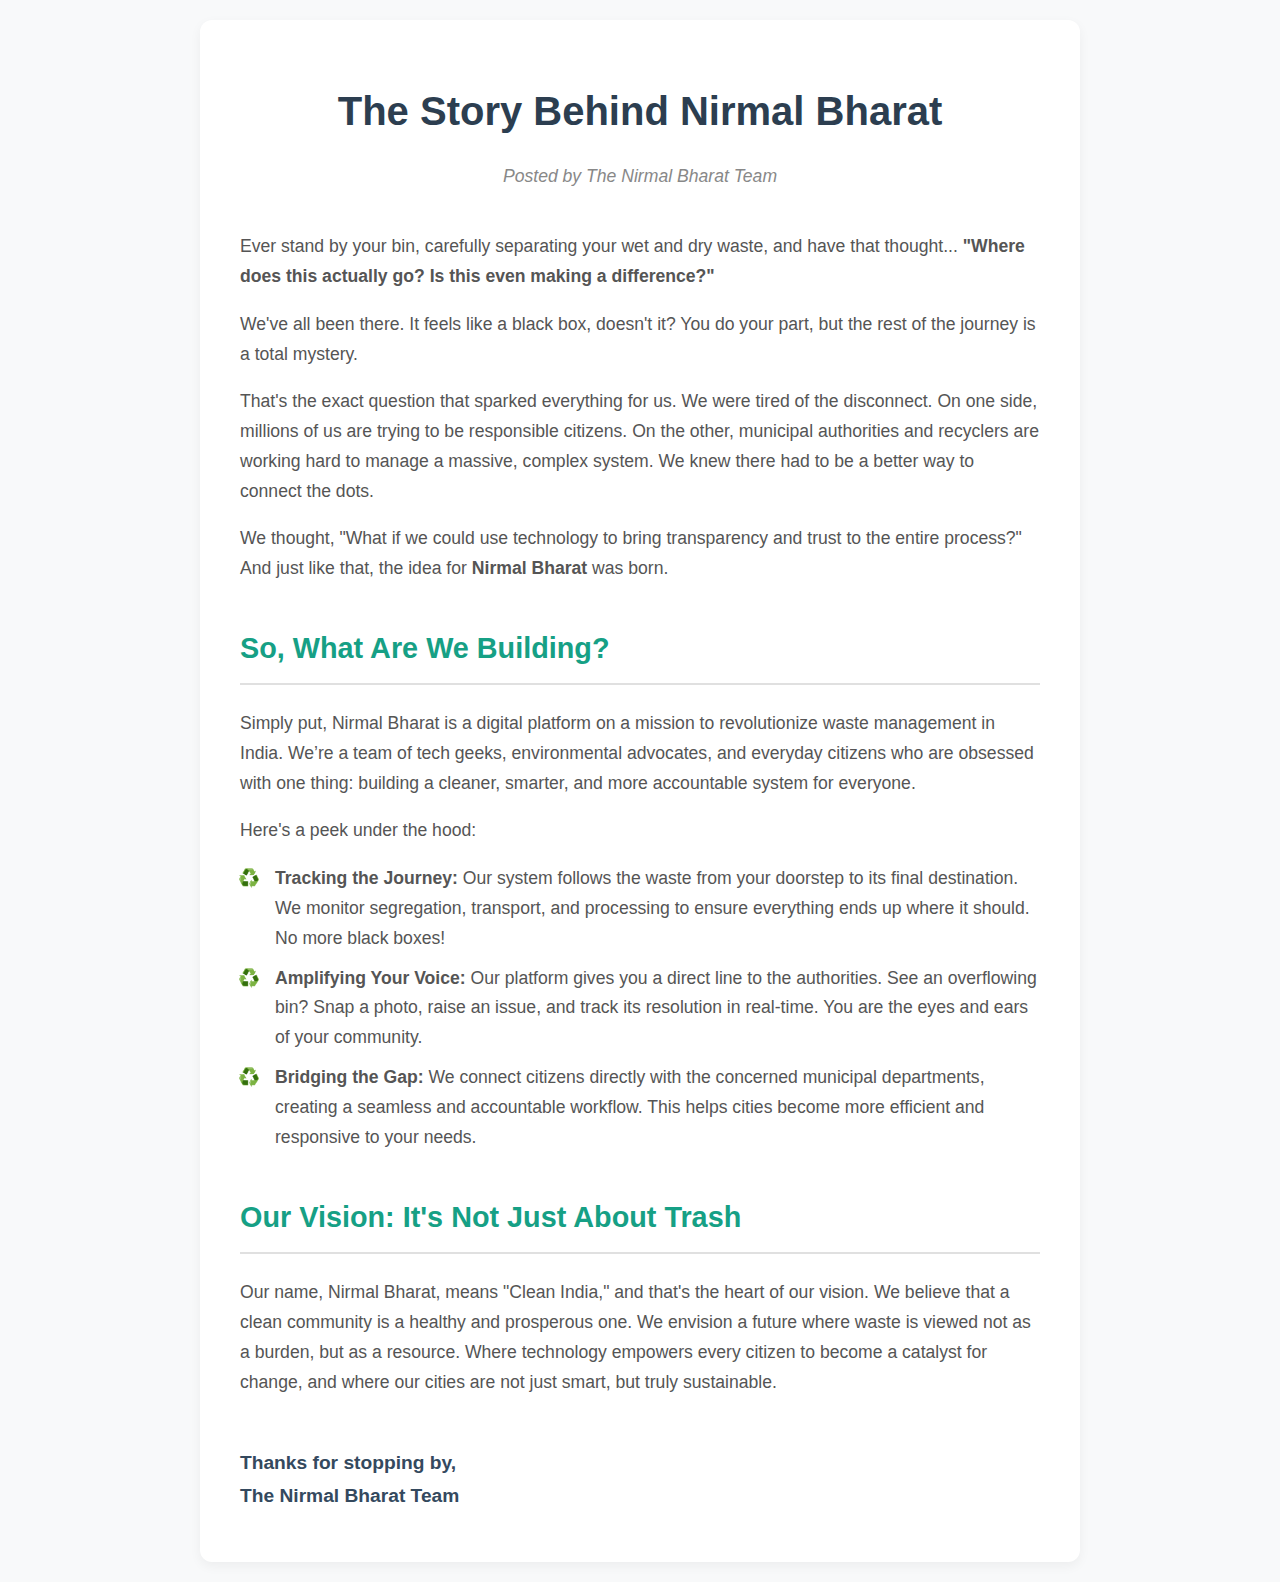
<file: about.html>
<!DOCTYPE html>
<!-- This declares the document type as HTML5 -->
<html lang="en"> <!-- The 'lang' attribute specifies the language of the page content -->
<head>
    <!-- The head section contains meta-information about the document -->
    <meta charset="UTF-8"> <!-- Specifies the character encoding for the document, UTF-8 is standard -->
    <meta name="viewport" content="width=device-width, initial-scale=1.0"> <!-- Makes the webpage responsive to different screen sizes -->
    <title>Our Story | Nirmal Bharat</title> <!-- The title that appears in the browser tab -->

    <!-- Internal CSS is placed within the <style> tag -->
    <style>
        /* Basic CSS for a clean, simple blog look */
        body {
            font-family: -apple-system, BlinkMacSystemFont, "Segoe UI", Roboto, Helvetica, Arial, sans-serif; /* Modern, system-based fonts */
            line-height: 1.7; /* Increases spacing between lines for readability */
            background-color: #f8f9fa; /* A light grey background color */
            color: #333; /* Dark grey for the main text color */
            margin: 0; /* Removes default browser margin */
            padding: 20px; /* Adds some space around the content */
        }

        /* The main container for the content */
        .container {
            max-width: 800px; /* Limits the width of the content for better readability on large screens */
            margin: 0 auto; /* Centers the container horizontally */
            background-color: #ffffff; /* White background for the content area */
            padding: 30px 40px; /* Inner spacing for the container */
            border-radius: 12px; /* Rounds the corners of the container */
            box-shadow: 0 4px 12px rgba(0, 0, 0, 0.05); /* Adds a subtle shadow for a lifting effect */
        }

        /* Styling for the main heading */
        h1 {
            font-size: 2.5em; /* Large font size for the main title */
            color: #2c3e50; /* A dark blue-grey color */
            margin-bottom: 0.2em; /* Small space below the heading */
            text-align: center; /* Centers the heading */
        }

        /* Styling for subheadings */
        h2 {
            font-size: 1.8em; /* Slightly smaller font size for subheadings */
            color: #16a085; /* A 'green' color for the theme, suggesting eco-friendliness */
            border-bottom: 2px solid #e0e0e0; /* A light line below the subheading */
            padding-bottom: 10px; /* Space between the text and the line */
            margin-top: 40px; /* Space above the subheading */
        }

        /* Styling for the meta-information (like author/date) */
        .meta {
            text-align: center; /* Centers the text */
            color: #888; /* A lighter grey color */
            font-style: italic; /* Italicizes the text */
            margin-bottom: 40px; /* Adds space below the meta text */
        }
        
        /* General styling for paragraphs and list items */
        p, li {
            font-size: 1.1em; /* A comfortable reading font size */
            color: #555; /* A slightly softer text color than the default */
        }

        /* Styling for the unordered list */
        ul {
            padding-left: 25px; /* Adds space to the left of the list */
            list-style-type: '♻️ '; /* Uses a recycling emoji as the bullet point */
        }
        
        /* Styling for individual list items */
        li {
            padding-left: 10px; /* Space between the emoji and the text */
            margin-bottom: 10px; /* Space between list items */
        }
        
        /* Styling for the signature in the footer */
        .footer-signature {
            margin-top: 50px; /* Space above the signature */
            font-size: 1.2em; /* Slightly larger font size */
            font-weight: bold; /* Makes the text bold */
            color: #34495e; /* A dark blue-grey color */
        }

        /* Media query to make the layout responsive for smaller screens (like mobile phones) */
        @media (max-width: 600px) {
            .container {
                padding: 20px; /* Reduces padding on small screens */
            }
            h1 {
                font-size: 2em; /* Reduces font size for the main heading */
            }
            h2 {
                font-size: 1.5em; /* Reduces font size for subheadings */
            }
        }
    </style>
</head>
<body>
    <!-- The body contains all the visible content of the page -->

    <!-- This div is the main wrapper for all the page content -->
    <div class="container">
        
        <!-- The header section of the blog post -->
        <header>
            <h1>The Story Behind Nirmal Bharat</h1>
            <p class="meta">Posted by The Nirmal Bharat Team</p>
        </header>

        <!-- The main content area of the blog post -->
        <main>
            <!-- Introduction paragraphs -->
            <p>
                Ever stand by your bin, carefully separating your wet and dry waste, and have that thought... <strong>"Where does this actually go? Is this even making a difference?"</strong>
            </p>
            <p>
                We've all been there. It feels like a black box, doesn't it? You do your part, but the rest of the journey is a total mystery.
            </p>
            <p>
                That's the exact question that sparked everything for us. We were tired of the disconnect. On one side, millions of us are trying to be responsible citizens. On the other, municipal authorities and recyclers are working hard to manage a massive, complex system. We knew there had to be a better way to connect the dots.
            </p>
            <p>
                We thought, "What if we could use technology to bring transparency and trust to the entire process?" And just like that, the idea for <strong>Nirmal Bharat</strong> was born.
            </p>

            <!-- Section explaining the platform -->
            <h2>So, What Are We Building?</h2>
            <p>
                Simply put, Nirmal Bharat is a digital platform on a mission to revolutionize waste management in India. We’re a team of tech geeks, environmental advocates, and everyday citizens who are obsessed with one thing: building a cleaner, smarter, and more accountable system for everyone.
            </p>
            <p>
                Here's a peek under the hood:
            </p>
            <!-- Unordered list detailing the features -->
            <ul>
                <li><strong>Tracking the Journey:</strong> Our system follows the waste from your doorstep to its final destination. We monitor segregation, transport, and processing to ensure everything ends up where it should. No more black boxes!</li>
                <li><strong>Amplifying Your Voice:</strong> Our platform gives you a direct line to the authorities. See an overflowing bin? Snap a photo, raise an issue, and track its resolution in real-time. You are the eyes and ears of your community.</li>
                <li><strong>Bridging the Gap:</strong> We connect citizens directly with the concerned municipal departments, creating a seamless and accountable workflow. This helps cities become more efficient and responsive to your needs.</li>
            </ul>

            <!-- Section explaining the company's vision -->
            <h2>Our Vision: It's Not Just About Trash</h2>
            <p>
                Our name, Nirmal Bharat, means "Clean India," and that's the heart of our vision. We believe that a clean community is a healthy and prosperous one. We envision a future where waste is viewed not as a burden, but as a resource. Where technology empowers every citizen to become a catalyst for change, and where our cities are not just smart, but truly sustainable.
            </p>

            <!-- The footer of the blog post -->
            <footer>
                <p class="footer-signature">
                    Thanks for stopping by,<br>
                    The Nirmal Bharat Team
                </p>
            </footer>
        </main>
    </div>

</body>
</html>
</file>
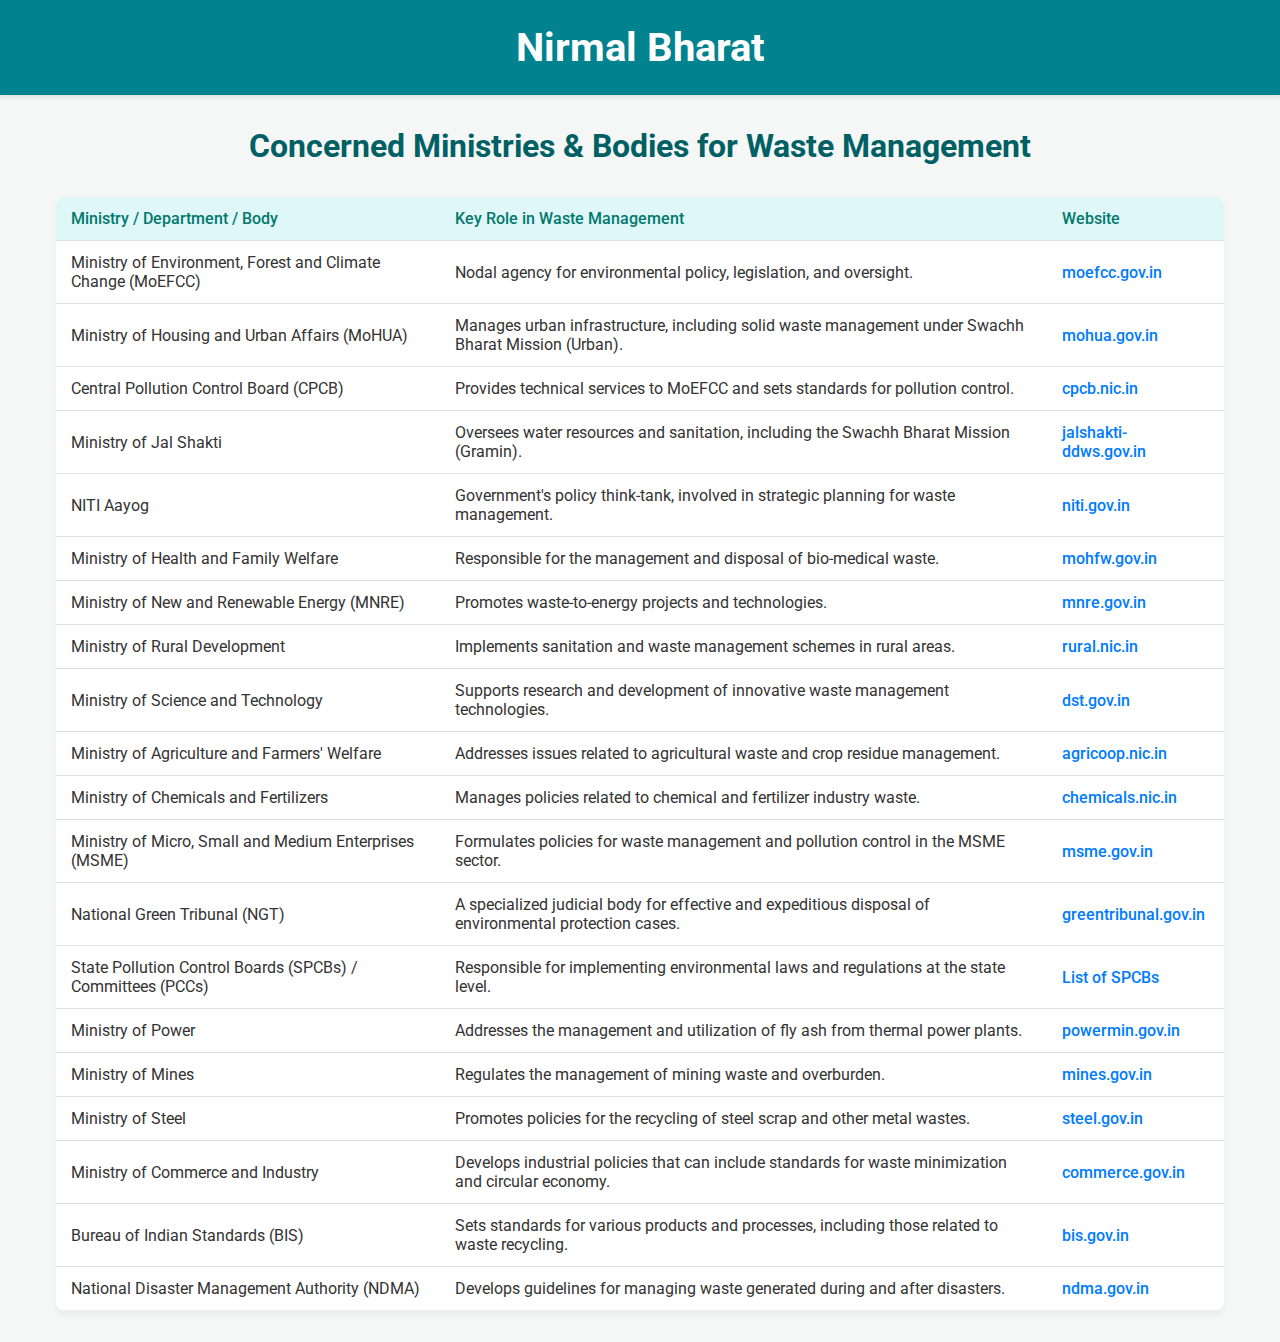
<file: aboutMinistries.html>
<!DOCTYPE html>
<html lang="en">
<head>
    <meta charset="UTF-8">
    <meta name="viewport" content="width=device-width, initial-scale=1.0">
    <title>Nirmal Bharat: Tech For a Clean Future</title>
    <link rel="preconnect" href="https://fonts.googleapis.com">
    <link rel="preconnect" href="https://fonts.gstatic.com" crossorigin>
    <link href="https://fonts.googleapis.com/css2?family=Roboto:wght@400;500;700&display=swap" rel="stylesheet">
    <style>
        /* Basic Reset and Font Styling */
        * {
            margin: 0;
            padding: 0;
            box-sizing: border-box;
            font-family: 'Roboto', sans-serif;
        }

        body {
            background-color: #f4f7f6;
            color: #333;
        }

        /* Header Styling */
        header {
            background-color: #00838f; /* A shade of teal */
            color: white;
            text-align: center;
            padding: 1.5rem 1rem;
            box-shadow: 0 2px 4px rgba(0,0,0,0.1);
        }

        header h1 {
            font-size: 2.5rem;
            font-weight: 700;
        }

        /* Main Content Container */
        .main-container {
            padding: 2rem 1rem;
            max-width: 1200px;
            margin: 0 auto;
        }
        
        /* Page Title */
        .page-title {
            text-align: center;
            margin-bottom: 2rem;
        }

        .page-title h2 {
            font-size: 2rem;
            color: #006064; /* Darker teal */
            font-weight: 700;
        }

        /* Table container for responsiveness */
        .table-container {
            overflow-x: auto; /* Allows horizontal scrolling on small screens */
            background-color: #ffffff;
            border-radius: 8px;
            box-shadow: 0 4px 8px rgba(0,0,0,0.05);
        }

        /* Table Styling */
        .ministries-table {
            width: 100%;
            border-collapse: collapse;
            background-color: #ffffff;
        }

        .ministries-table th, .ministries-table td {
            padding: 12px 15px;
            text-align: left;
            border-bottom: 1px solid #e0e0e0;
        }

        .ministries-table th {
            background-color: #e0f7fa; /* Light cyan */
            font-weight: 500;
            font-size: 1rem;
            color: #00796b; /* Dark cyan */
        }
        
        .ministries-table tr:last-child td {
            border-bottom: none;
        }

        .ministries-table tr:hover {
            background-color: #f1f8e9; /* Light green on hover */
        }

        .ministries-table a {
            color: #007bff;
            text-decoration: none;
            font-weight: 500;
        }

        .ministries-table a:hover {
            text-decoration: underline;
        }

    </style>
</head>
<body>
    <header>
        <h1>Nirmal Bharat</h1>
    </header>

    <main class="main-container">
        <div class="page-title">
            <h2>Concerned Ministries & Bodies for Waste Management</h2>
        </div>

        <div class="table-container">
            <table class="ministries-table">
                <thead>
                    <tr>
                        <th>Ministry / Department / Body</th>
                        <th>Key Role in Waste Management</th>
                        <th>Website</th>
                    </tr>
                </thead>
                <tbody>
                    <tr>
                        <td>Ministry of Environment, Forest and Climate Change (MoEFCC)</td>
                        <td>Nodal agency for environmental policy, legislation, and oversight.</td>
                        <td><a href="https://moefcc.gov.in/" target="_blank">moefcc.gov.in</a></td>
                    </tr>
                    <tr>
                        <td>Ministry of Housing and Urban Affairs (MoHUA)</td>
                        <td>Manages urban infrastructure, including solid waste management under Swachh Bharat Mission (Urban).</td>
                        <td><a href="https://mohua.gov.in/" target="_blank">mohua.gov.in</a></td>
                    </tr>
                    <tr>
                        <td>Central Pollution Control Board (CPCB)</td>
                        <td>Provides technical services to MoEFCC and sets standards for pollution control.</td>
                        <td><a href="https://cpcb.nic.in/" target="_blank">cpcb.nic.in</a></td>
                    </tr>
                    <tr>
                        <td>Ministry of Jal Shakti</td>
                        <td>Oversees water resources and sanitation, including the Swachh Bharat Mission (Gramin).</td>
                        <td><a href="http://jalshakti-ddws.gov.in/" target="_blank">jalshakti-ddws.gov.in</a></td>
                    </tr>
                    <tr>
                        <td>NITI Aayog</td>
                        <td>Government's policy think-tank, involved in strategic planning for waste management.</td>
                        <td><a href="https://www.niti.gov.in/" target="_blank">niti.gov.in</a></td>
                    </tr>
                    <tr>
                        <td>Ministry of Health and Family Welfare</td>
                        <td>Responsible for the management and disposal of bio-medical waste.</td>
                        <td><a href="https://main.mohfw.gov.in/" target="_blank">mohfw.gov.in</a></td>
                    </tr>
                    <tr>
                        <td>Ministry of New and Renewable Energy (MNRE)</td>
                        <td>Promotes waste-to-energy projects and technologies.</td>
                        <td><a href="https://mnre.gov.in/" target="_blank">mnre.gov.in</a></td>
                    </tr>
                    <tr>
                        <td>Ministry of Rural Development</td>
                        <td>Implements sanitation and waste management schemes in rural areas.</td>
                        <td><a href="https://rural.nic.in/" target="_blank">rural.nic.in</a></td>
                    </tr>
                    <tr>
                        <td>Ministry of Science and Technology</td>
                        <td>Supports research and development of innovative waste management technologies.</td>
                        <td><a href="https://dst.gov.in/" target="_blank">dst.gov.in</a></td>
                    </tr>
                    <tr>
                        <td>Ministry of Agriculture and Farmers' Welfare</td>
                        <td>Addresses issues related to agricultural waste and crop residue management.</td>
                        <td><a href="https://agricoop.nic.in/" target="_blank">agricoop.nic.in</a></td>
                    </tr>
                     <tr>
                        <td>Ministry of Chemicals and Fertilizers</td>
                        <td>Manages policies related to chemical and fertilizer industry waste.</td>
                        <td><a href="https://chemicals.nic.in/" target="_blank">chemicals.nic.in</a></td>
                    </tr>
                    <tr>
                        <td>Ministry of Micro, Small and Medium Enterprises (MSME)</td>
                        <td>Formulates policies for waste management and pollution control in the MSME sector.</td>
                        <td><a href="https://msme.gov.in/" target="_blank">msme.gov.in</a></td>
                    </tr>
                    <tr>
                        <td>National Green Tribunal (NGT)</td>
                        <td>A specialized judicial body for effective and expeditious disposal of environmental protection cases.</td>
                        <td><a href="https://greentribunal.gov.in/" target="_blank">greentribunal.gov.in</a></td>
                    </tr>
                     <tr>
                        <td>State Pollution Control Boards (SPCBs) / Committees (PCCs)</td>
                        <td>Responsible for implementing environmental laws and regulations at the state level.</td>
                        <td><a href="https://cpcb.nic.in/spcb-pcc-contact/" target="_blank">List of SPCBs</a></td>
                    </tr>
                    <tr>
                        <td>Ministry of Power</td>
                        <td>Addresses the management and utilization of fly ash from thermal power plants.</td>
                        <td><a href="https://powermin.gov.in/" target="_blank">powermin.gov.in</a></td>
                    </tr>
                     <tr>
                        <td>Ministry of Mines</td>
                        <td>Regulates the management of mining waste and overburden.</td>
                        <td><a href="https://mines.gov.in/" target="_blank">mines.gov.in</a></td>
                    </tr>
                    <tr>
                        <td>Ministry of Steel</td>
                        <td>Promotes policies for the recycling of steel scrap and other metal wastes.</td>
                        <td><a href="https://steel.gov.in/" target="_blank">steel.gov.in</a></td>
                    </tr>
                    <tr>
                        <td>Ministry of Commerce and Industry</td>
                        <td>Develops industrial policies that can include standards for waste minimization and circular economy.</td>
                        <td><a href="https://commerce.gov.in/" target="_blank">commerce.gov.in</a></td>
                    </tr>
                    <tr>
                        <td>Bureau of Indian Standards (BIS)</td>
                        <td>Sets standards for various products and processes, including those related to waste recycling.</td>
                        <td><a href="https://www.bis.gov.in/" target="_blank">bis.gov.in</a></td>
                    </tr>
                     <tr>
                        <td>National Disaster Management Authority (NDMA)</td>
                        <td>Develops guidelines for managing waste generated during and after disasters.</td>
                        <td><a href="https://ndma.gov.in/" target="_blank">ndma.gov.in</a></td>
                    </tr>
                </tbody>
            </table>
        </div>
    </main>
</body>
</html>
</file>
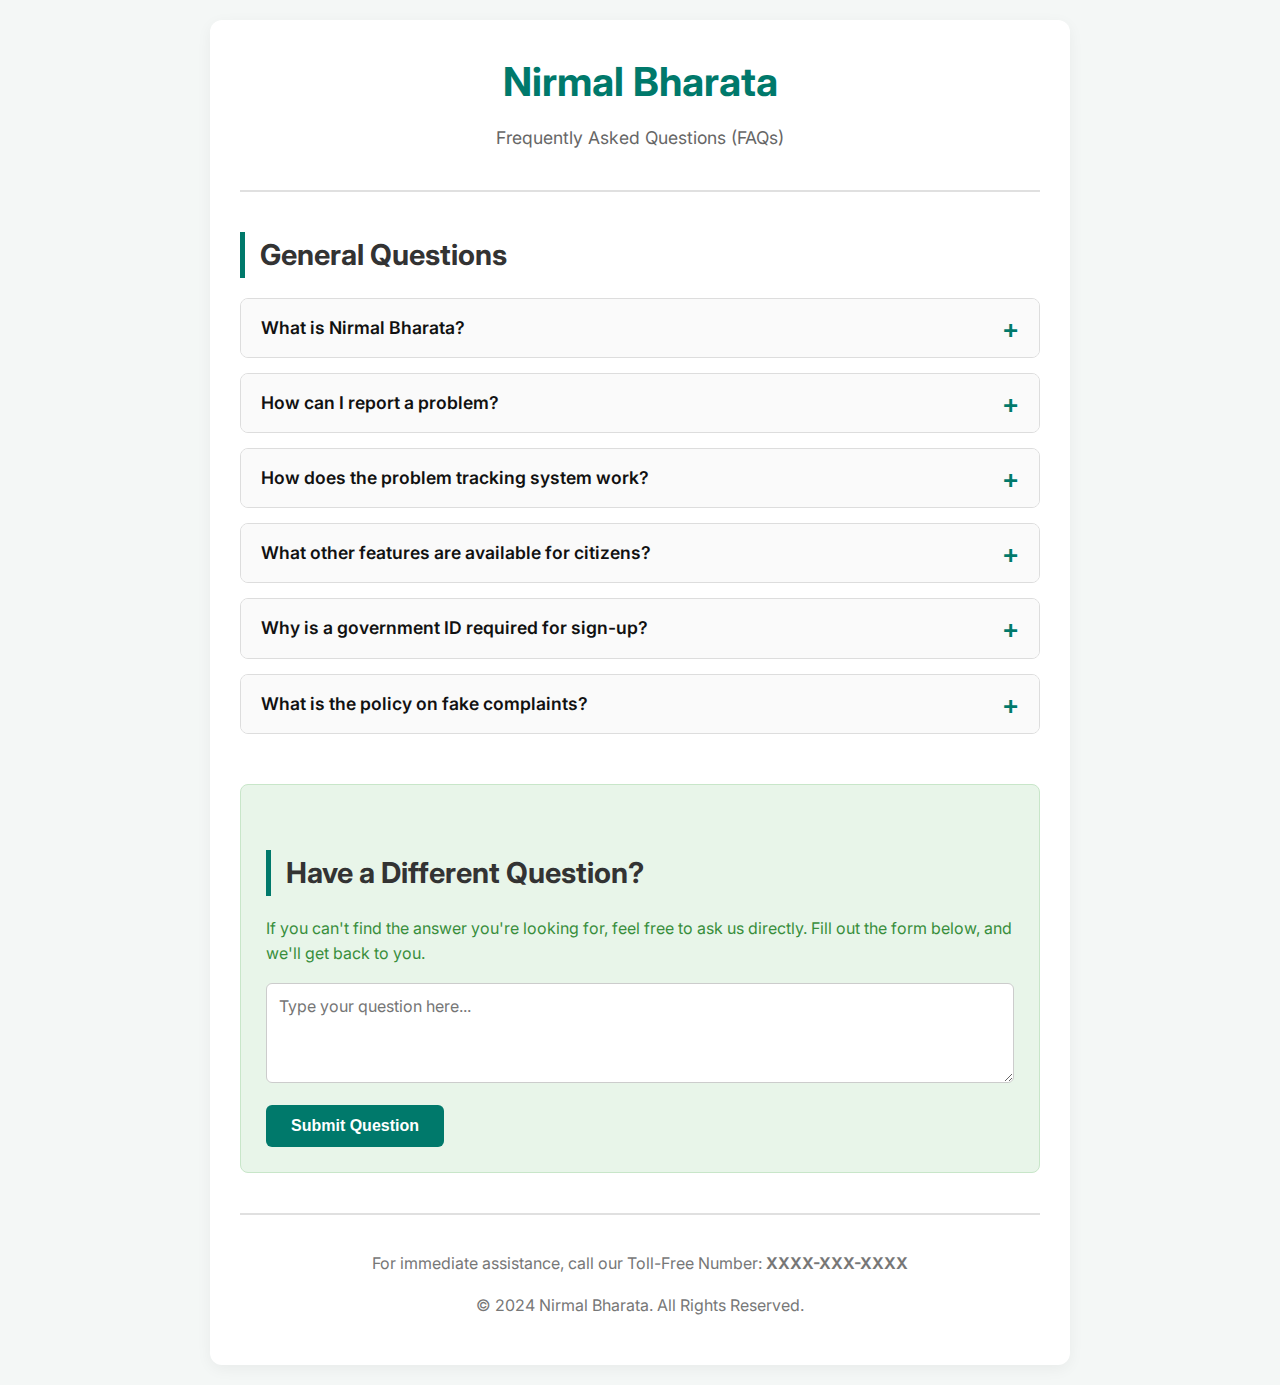
<file: faqs.html>
<!DOCTYPE html>
<html lang="en">
<head>
    <meta charset="UTF-8">
    <meta name="viewport" content="width=device-width, initial-scale=1.0">
    <title>Nirmal Bharata - FAQs</title>
    <link rel="preconnect" href="https://fonts.googleapis.com">
    <link rel="preconnect" href="https://fonts.gstatic.com" crossorigin>
    <link href="https://fonts.googleapis.com/css2?family=Inter:wght@400;500;600;700&display=swap" rel="stylesheet">
    <style>
        /* General Styling */
        body {
            font-family: 'Inter', sans-serif;
            background-color: #f4f7f6;
            color: #333;
            margin: 0;
            padding: 20px;
            line-height: 1.6;
        }

        .container {
            max-width: 800px;
            margin: 0 auto;
            background-color: #ffffff;
            padding: 30px;
            border-radius: 12px;
            box-shadow: 0 4px 15px rgba(0, 0, 0, 0.05);
        }

        /* Header Styling */
        .header {
            text-align: center;
            border-bottom: 2px solid #e0e0e0;
            padding-bottom: 20px;
            margin-bottom: 30px;
        }

        .header h1 {
            color: #00796b; /* A clean, green-blue color */
            font-size: 2.5em;
            margin: 0;
        }

        .header p {
            color: #666;
            font-size: 1.1em;
            margin-top: 10px;
        }

        /* Section Title Styling */
        h2 {
            font-size: 1.8em;
            color: #333;
            margin-top: 40px;
            margin-bottom: 20px;
            border-left: 5px solid #00796b;
            padding-left: 15px;
        }

        /* FAQ Accordion Styling using <details> and <summary> */
        .faq-item {
            margin-bottom: 15px;
            border: 1px solid #ddd;
            border-radius: 8px;
            overflow: hidden;
            transition: box-shadow 0.3s ease;
        }

        .faq-item[open] {
             box-shadow: 0 4px 10px rgba(0, 0, 0, 0.1);
        }
        
        .faq-item summary {
            font-weight: 600;
            font-size: 1.1em;
            color: #111;
            padding: 15px 20px;
            cursor: pointer;
            position: relative;
            list-style: none; /* Remove default marker */
            background-color: #fafafa;
            transition: background-color 0.3s ease;
        }
        
        .faq-item summary:hover {
            background-color: #f0f0f0;
        }

        .faq-item summary::-webkit-details-marker {
            display: none; /* Hide for Chrome/Safari */
        }

        .faq-item summary::after {
            content: '+';
            font-size: 1.5em;
            color: #00796b;
            position: absolute;
            right: 20px;
            top: 50%;
            transform: translateY(-50%);
            transition: transform 0.3s ease;
        }

        .faq-item[open] summary::after {
            content: '−';
            transform: translateY(-50%);
        }

        .faq-answer {
            padding: 0 20px 20px 20px;
            color: #555;
            background-color: #ffffff;
            border-top: 1px solid #e0e0e0;
        }

        /* "Ask a Question" Section Styling */
        .ask-question-section {
            margin-top: 50px;
            padding: 25px;
            background-color: #e8f5e9; /* Light green background */
            border-radius: 8px;
            border: 1px solid #c8e6c9;
        }
        
        .ask-question-section p {
            margin-top: 0;
            color: #388e3c;
        }

        .ask-question-section textarea {
            width: 100%;
            padding: 12px;
            font-family: 'Inter', sans-serif;
            font-size: 1em;
            border: 1px solid #ccc;
            border-radius: 6px;
            box-sizing: border-box; /* Important for padding and width */
            min-height: 100px;
            margin-bottom: 15px;
            resize: vertical;
        }

        .ask-question-section .submit-btn {
            background-color: #00796b;
            color: white;
            padding: 12px 25px;
            border: none;
            border-radius: 6px;
            font-size: 1em;
            font-weight: 600;
            cursor: pointer;
            transition: background-color 0.3s ease;
            display: inline-block;
        }

        .ask-question-section .submit-btn:hover {
            background-color: #00695c;
        }

        /* Footer Styling */
        .footer {
            text-align: center;
            margin-top: 40px;
            padding-top: 20px;
            border-top: 2px solid #e0e0e0;
            color: #777;
        }
        .footer a {
            color: #00796b;
            text-decoration: none;
        }
        .footer a:hover {
            text-decoration: underline;
        }
        
        /* Responsive Design */
        @media (max-width: 600px) {
            body {
                padding: 10px;
            }
            .container {
                padding: 20px;
            }
            .header h1 {
                font-size: 2em;
            }
            h2 {
                font-size: 1.5em;
            }
        }

    </style>
</head>
<body>

    <div class="container">
        <!-- Page Header -->
        <header class="header">
            <h1>Nirmal Bharata</h1>
            <p>Frequently Asked Questions (FAQs)</p>
        </header>

        <!-- Main FAQ Section -->
        <section id="general-faqs">
            <h2>General Questions</h2>
            
            <details class="faq-item">
                <summary>What is Nirmal Bharata?</summary>
                <div class="faq-answer">
                    <p>Nirmal Bharata is a modern digital platform designed to connect citizens directly with the government's waste management system. It empowers you to report sanitation issues, track their resolution in real-time, and access important local data.</p>
                </div>
            </details>

            <details class="faq-item">
                <summary>How can I report a problem?</summary>
                <div class="faq-answer">
                    <p>Once you sign up and log into your account, you can use the 'New Complaint' feature on your dashboard. Simply describe the issue, and your report will be sent directly to the concerned authorities for action.</p>
                </div>
            </details>
            
            <details class="faq-item">
                <summary>How does the problem tracking system work?</summary>
                <div class="faq-answer">
                    <p>Every complaint you file receives a unique tracking ID. You can monitor the status of your complaint through your personal dashboard, which provides live updates and progress reports from field workers and authorities until the issue is fully resolved.</p>
                </div>
            </details>
            
            <details class="faq-item">
                <summary>What other features are available for citizens?</summary>
                <div class="faq-answer">
                    <p>Besides complaint tracking, you can view insightful data about garbage collection in your area. This includes daily, weekly, monthly, and region-specific reports to keep you informed about the waste management performance in your locality.</p>
                </div>
            </details>

            <details class="faq-item">
                <summary>Why is a government ID required for sign-up?</summary>
                <div class="faq-answer">
                    <p>We require a valid government-accepted ID for verification to ensure that all complaints are genuine and come from real citizens. This helps us maintain the integrity of the system and prevent misuse, allowing authorities to focus on legitimate issues.</p>
                </div>
            </details>
            
            <details class="faq-item">
                <summary>What is the policy on fake complaints?</summary>
                <div class="faq-answer">
                    <p>To ensure the system is used responsibly, we have a strict review process. If an account is found guilty of filing three consecutive fake complaints, it will be temporarily blocked from the platform.</p>
                </div>
            </details>

        </section>

        <!-- "Ask a Question" Section -->
        <section id="ask-question" class="ask-question-section">
            <h2>Have a Different Question?</h2>
            <p>If you can't find the answer you're looking for, feel free to ask us directly. Fill out the form below, and we'll get back to you.</p>
            <form action="#" method="POST"> <!-- Form is for display purposes only -->
                <textarea name="custom_question" placeholder="Type your question here..." required></textarea>
                <button type="submit" class="submit-btn">Submit Question</button>
            </form>
        </section>

        <!-- Footer -->
        <footer class="footer">
            <p>For immediate assistance, call our Toll-Free Number: <strong>XXXX-XXX-XXXX</strong></p>
            <p>&copy; 2024 Nirmal Bharata. All Rights Reserved.</p>
        </footer>

    </div>

</body>
</html>
</file>
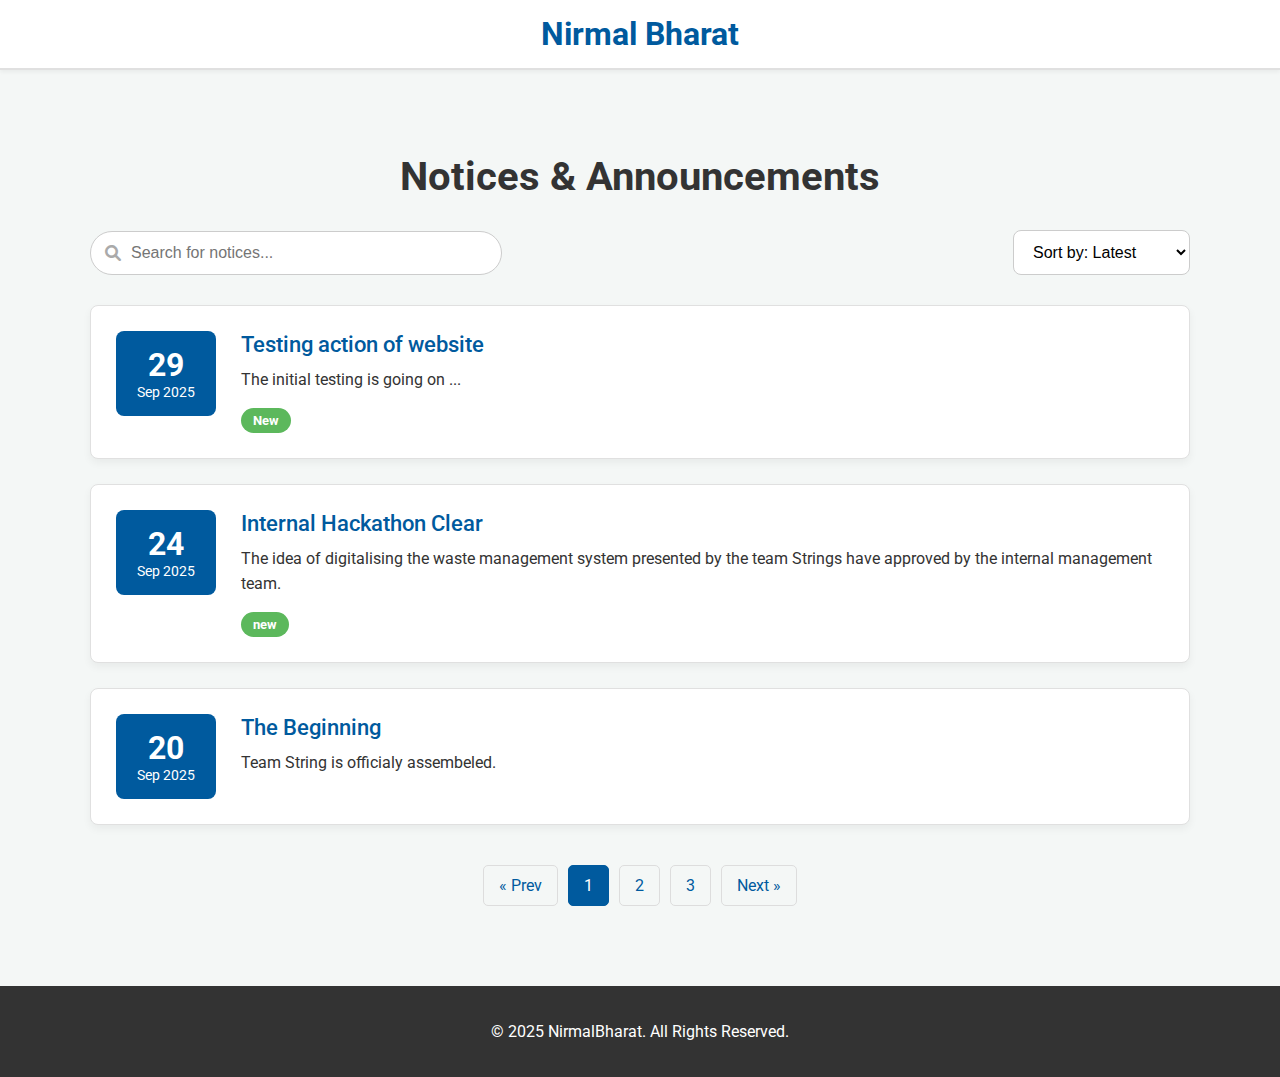
<file: notices.html>
<!DOCTYPE html>
<html lang="en">
<head>
    <meta charset="UTF-8">
    <meta name="viewport" content="width=device-width, initial-scale=1.0">
    <title>Notice Page</title>
    <!-- Google Fonts for a clean, modern look -->
    <link href="https://fonts.googleapis.com/css2?family=Roboto:wght@400;500;700&display=swap" rel="stylesheet">
    <!-- Font Awesome for icons -->
    <link rel="stylesheet" href="https://cdnjs.cloudflare.com/ajax/libs/font-awesome/6.0.0-beta3/css/all.min.css">
    <style>
        /* --- General Body Styles & Resets --- */
        body {
            font-family: 'Roboto', sans-serif; /* Use a clean and readable font */
            margin: 0;
            padding: 0;
            background-color: #f4f7f6; /* A soft, light gray background */
            color: #333;
        }

        /* --- Main Container --- */
        /* This wrapper centers the content and sets a maximum width */
        .container {
            max-width: 1100px;
            margin: 0 auto; /* Centers the container horizontally */
            padding: 20px;
        }
        
        /* --- Header Styling --- */
        .header {
            background-color: #ffffff;
            padding: 15px 30px;
            border-bottom: 2px solid #e0e0e0;
            text-align: center;
            box-shadow: 0 2px 4px rgba(0,0,0,0.05); /* Adds a subtle shadow for depth */
        }

        .header h1 {
            margin: 0;
            color: #005a9e; /* A professional blue color */
            font-size: 2rem;
            font-weight: 700;
        }

        /* --- Main Content Area --- */
        .main-content {
            padding: 30px 0;
        }

        .main-content h2 {
            text-align: center;
            margin-bottom: 30px;
            font-size: 2.5rem;
            color: #333;
            font-weight: 700;
        }

        /* --- Toolbar for Search and Sort --- */
        .notice-toolbar {
            display: flex; /* Aligns search bar and sort dropdown in a row */
            justify-content: space-between; /* Pushes items to opposite ends */
            align-items: center; /* Vertically aligns items */
            margin-bottom: 30px;
            flex-wrap: wrap; /* Allows items to wrap on smaller screens */
            gap: 20px; /* Adds space between items when they wrap */
        }

        /* --- Search Bar Styling --- */
        .search-bar {
            position: relative; /* Needed for positioning the icon inside */
            width: 100%;
            max-width: 350px; /* Prevents it from getting too wide */
        }

        .search-bar input {
            width: 100%;
            padding: 12px 20px 12px 40px; /* Left padding for the icon */
            border: 1px solid #ccc;
            border-radius: 50px; /* Creates a pill shape */
            font-size: 1rem;
            outline: none; /* Removes the default browser outline */
            transition: border-color 0.3s;
        }
        
        .search-bar input:focus {
            border-color: #005a9e; /* Highlights the search bar when active */
        }

        .search-bar .fa-search {
            position: absolute; /* Places the icon inside the input field */
            left: 15px;
            top: 50%;
            transform: translateY(-50%);
            color: #aaa;
        }

        /* --- Sort Dropdown Styling --- */
        .sort-options select {
            padding: 12px 15px;
            border: 1px solid #ccc;
            border-radius: 8px; /* Slightly rounded corners */
            background-color: #fff;
            font-size: 1rem;
            cursor: pointer;
        }

        /* --- Notice List Container --- */
        .notice-list {
            display: grid; /* We can use grid for a flexible layout */
            gap: 25px; /* Space between each notice card */
        }

        /* --- Individual Notice Card Styling --- */
        .notice-card {
            background-color: #ffffff;
            border: 1px solid #e0e0e0;
            border-radius: 8px;
            padding: 25px;
            display: flex; /* Aligns date and content side-by-side */
            gap: 25px;
            align-items: flex-start; /* Aligns items to the top */
            box-shadow: 0 4px 8px rgba(0,0,0,0.05);
            transition: transform 0.2s ease-in-out, box-shadow 0.2s ease-in-out;
            text-decoration: none; /* Removes underline from the link */
            color: inherit; /* Inherits text color from the body */
        }

        .notice-card:hover {
            transform: translateY(-5px); /* Lifts the card on hover */
            box-shadow: 0 8px 16px rgba(0,0,0,0.1); /* Adds a more prominent shadow */
        }

        /* --- Date Section of the Card --- */
        .notice-date {
            background-color: #005a9e;
            color: #fff;
            border-radius: 8px;
            padding: 15px;
            text-align: center;
            min-width: 70px; /* Ensures a consistent width */
        }

        .notice-date .day {
            font-size: 2rem;
            font-weight: 700;
            display: block; /* Puts the day on its own line */
        }

        .notice-date .month-year {
            font-size: 0.9rem;
            display: block;
        }

        /* --- Content Section of the Card --- */
        .notice-content h3 {
            margin: 0 0 10px;
            font-size: 1.4rem;
            color: #005a9e;
            font-weight: 500;
        }

        .notice-content p {
            margin: 0 0 15px;
            line-height: 1.6; /* Improves readability */
        }
        
        /* --- Badge for attachments or status --- */
        .badge {
            display: inline-block;
            padding: 5px 12px;
            border-radius: 15px;
            font-size: 0.8rem;
            font-weight: 700;
            color: #fff;
        }
        .badge.pdf {
            background-color: #d9534f; /* Red for PDF */
        }
        .badge.new {
            background-color: #5cb85c; /* Green for New */
        }

        /* --- Pagination Styling --- */
        .pagination {
            display: flex;
            justify-content: center;
            align-items: center;
            margin-top: 40px;
            gap: 10px;
        }
        .pagination a {
            color: #005a9e;
            padding: 10px 15px;
            text-decoration: none;
            border: 1px solid #ddd;
            border-radius: 5px;
            transition: background-color 0.3s, color 0.3s;
        }
        .pagination a.active, .pagination a:hover {
            background-color: #005a9e;
            color: white;
            border-color: #005a9e;
        }
        
        /* --- Footer Styling --- */
        .footer {
            text-align: center;
            padding: 20px;
            margin-top: 30px;
            background-color: #333;
            color: #fff;
        }

        /* --- Responsive Design --- */
        /* For tablets and smaller devices */
        @media (max-width: 768px) {
            .notice-toolbar {
                flex-direction: column; /* Stack search and sort vertically */
                align-items: stretch; /* Make them full width */
            }
            .search-bar, .sort-options select {
                max-width: none;
                width: 100%;
            }
            .notice-card {
                flex-direction: column; /* Stack date and content vertically */
                align-items: flex-start;
            }
        }
    </style>
</head>
<body>

    <!-- Header Section -->
    <header class="header">
        <h1>Nirmal Bharat</h1>
    </header>

    <!-- Main Content Container -->
    <div class="container">
        <main class="main-content">
            <h2>Notices & Announcements</h2>

            <!-- Toolbar for Search and Sorting -->
            <div class="notice-toolbar">
                <div class="search-bar">
                    <i class="fas fa-search"></i>
                    <input type="text" placeholder="Search for notices...">
                </div>
                <div class="sort-options">
                    <select>
                        <option value="latest">Sort by: Latest</option>
                        <option value="oldest">Sort by: Oldest</option>
                        <option value="category">Sort by: Category</option>
                    </select>
                </div>
            </div>

            <!-- List of Notices -->
            <div class="notice-list">
                
                <!-- Notice Card 1 (Example with a 'New' badge) -->
                <a href="#" class="notice-card">
                    <div class="notice-date">
                        <span class="day">29</span>
                        <span class="month-year">Sep 2025</span>
                    </div>
                    <div class="notice-content">
                        <h3>Testing action of website</h3>
                        <p>The initial testing is going on ...</p>
                        <span class="badge new">New</span>
                    </div>
                </a>

                <!-- Notice Card 2 (Example with a PDF attachment badge) -->
                <a href="#" class="notice-card">
                    <div class="notice-date">
                        <span class="day">24</span>
                        <span class="month-year">Sep 2025</span>
                    </div>
                    <div class="notice-content">
                        <h3>Internal Hackathon Clear</h3>
                        <p>The idea of digitalising the waste management system presented by the team Strings have approved by the internal management team.</p>
                        <span class="badge new">new</span>
                    </div>
                </a>

                <!-- Notice Card 3 (Standard Notice) -->
                <a href="#" class="notice-card">
                    <div class="notice-date">
                        <span class="day">20</span>
                        <span class="month-year">Sep 2025</span>
                    </div>
                    <div class="notice-content">
                        <h3>The Beginning</h3>
                        <p>Team String is officialy assembeled.</p>
                    </div>
                </a>

                

            </div>

            <!-- Pagination Controls -->
            <div class="pagination">
                <a href="#">&laquo; Prev</a>
                <a href="#" class="active">1</a>
                <a href="#">2</a>
                <a href="#">3</a>
                <a href="#">Next &raquo;</a>
            </div>

        </main>
    </div>

    <!-- Footer Section -->
    <footer class="footer">
        <p>&copy; 2025 NirmalBharat. All Rights Reserved.</p>
    </footer>

</body>
</html>
</file>
